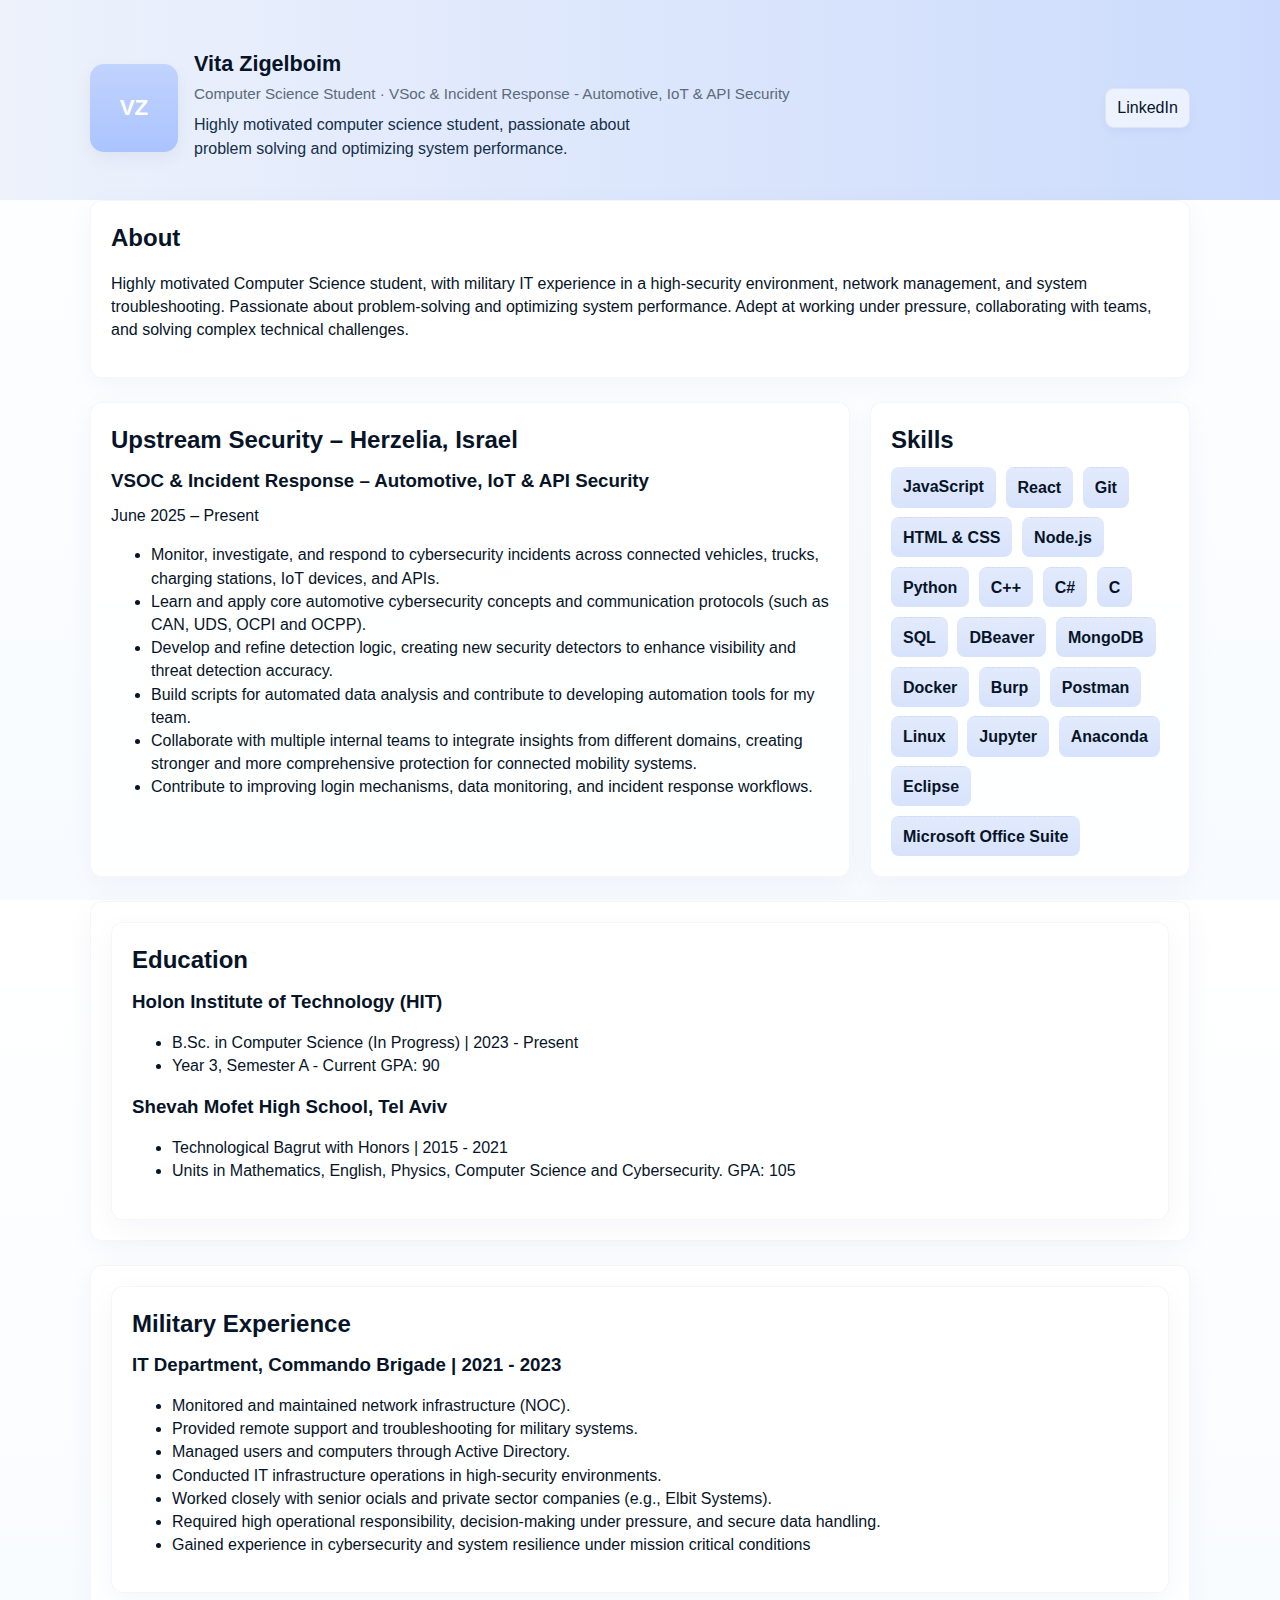
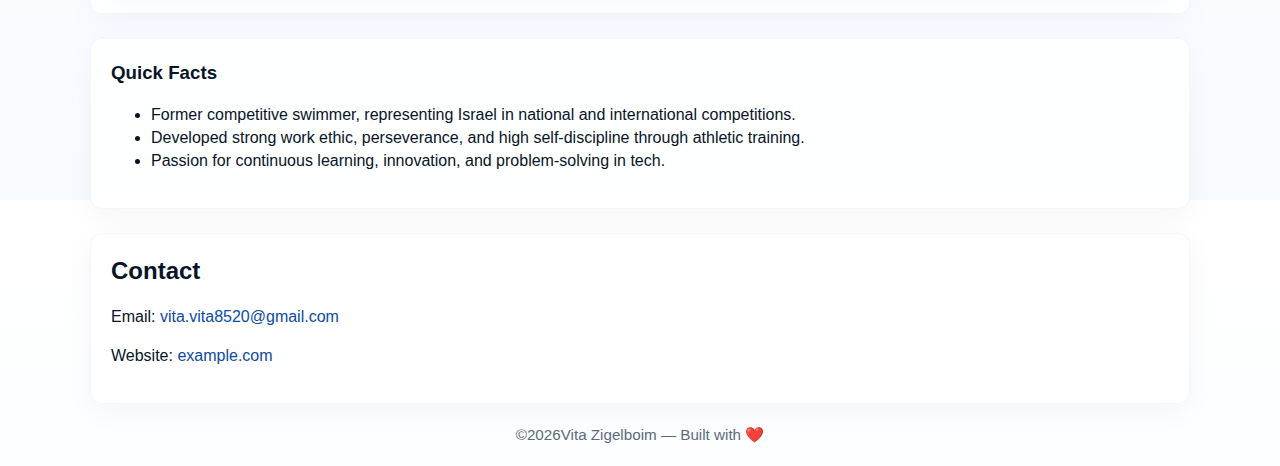
<file: index.html>
<!doctype html>
<html lang="en">
<head>
	<meta charset="utf-8" />
	<meta name="viewport" content="width=device-width,initial-scale=1" />
	<title>Vita Zigelboim — About</title>
	<link rel="stylesheet" href="vita.css" />
	<meta name="description" content="Personal page for Vita Zigelboim" />
</head>
<body>
	<header class="hero">
		<div class="container hero-inner">
			<div class="profile">
				<div class="avatar" aria-hidden="true">VZ</div>
				<div class="intro">
					<h1>Vita Zigelboim</h1>
					<p class="role">Computer Science Student · VSoc & Incident Response - Automotive, IoT & API Security</p>
					<p class="lead">Highly motivated computer science student, passionate about problem solving and optimizing system performance.</p>
					<div class="actions">
					</div>
				</div>
			</div>

			<nav class="social" aria-label="Social links">
				<a href="https://www.linkedin.com/in/vita-zigelboim-11a340260?utm_source=share_via&utm_content=profile&utm_medium=member_ios" aria-label="LinkedIn" class="icon">LinkedIn</a>
			</nav>
		</div>
	</header>

	<main class="container">
		<section id="about" class="card contact">
			<h2>About</h2>
			<p>Highly motivated Computer Science student, with military IT experience in a high-security environment, network management, and system troubleshooting. Passionate about problem-solving and optimizing system performance. Adept at working under pressure, collaborating with teams, and solving complex technical challenges.</p>
		</section>

		<section class="cards">
            <article class="card about">
                <h2>Upstream Security – Herzelia, Israel</h2>
                <h3>VSOC & Incident Response – Automotive, IoT & API Security</h3>
                <p>June 2025 – Present</p>
                <ul>
                    <li>Monitor, investigate, and respond to cybersecurity incidents across connected vehicles, trucks, charging stations, IoT devices, and APIs.</li>
                    <li>Learn and apply core automotive cybersecurity concepts and communication protocols (such as CAN, UDS, OCPI and OCPP).</li>
                    <li>Develop and refine detection logic, creating new security detectors to enhance visibility and threat detection accuracy.</li>
                    <li>Build scripts for automated data analysis and contribute to developing automation tools for my team.</li>
                    <li>Collaborate with multiple internal teams to integrate insights from different domains, creating stronger and more comprehensive protection for connected mobility systems.</li>
                    <li>Contribute to improving login mechanisms, data monitoring, and incident response workflows.</li>
                </ul>
            </article>

            <aside class="card stats">
                <h2>Skills</h2>
                <ul class="skill-list">
                    <li>JavaScript</li>
                    <li>React</li>
                    <li>Git</li>
                    <li>HTML & CSS</li>
                    <li>Node.js</li>
                    <li>Python</li>
                    <li>C++</li>
                    <li>C#</li>
                    <li>C</li>
                    <li>SQL</li>
                    <li>DBeaver</li>
                    <li>MongoDB</li>
                    <li>Docker</li>
                    <li>Burp</li>
                    <li>Postman</li>
                    <li>Linux</li>
                    <li>Jupyter</li>
                    <li>Anaconda</li>
                    <li>Eclipse</li>
                    <li>Microsoft Office Suite</li>
                </ul>
            </aside>
        </section>

        <section class="skills card">
            <article class="card about">
				<h2>Education</h2>
				<h3>Holon Institute of Technology (HIT)</h3>
				<ul>
					<li>B.Sc. in Computer Science (In Progress) | 2023 - Present</li>
					<li>Year 3, Semester A - Current GPA: 90</li>
				</ul>

				<h3>Shevah Mofet High School, Tel Aviv</h3>
				<ul>
					<li>Technological Bagrut with Honors | 2015 - 2021</li>
					<li>Units in Mathematics, English, Physics, Computer Science and Cybersecurity. GPA: 105</li>
				</ul>
			</article>
        </section>

        <section class="skills card">
            <article class="card about">
                <h2>Military Experience</h2>
                <h3>IT Department, Commando Brigade | 2021 - 2023</h3>
                <ul>
                    <li>Monitored and maintained network infrastructure (NOC).</li>
                    <li>Provided remote support and troubleshooting for military systems.</li>
                    <li>Managed users and computers through Active Directory.</li>
                    <li>Conducted IT infrastructure operations in high-security environments.</li>
                    <li>Worked closely with senior ocials and private sector companies (e.g., Elbit Systems).</li>
                    <li>Required high operational responsibility, decision-making under pressure, and secure data handling.</li>
                    <li>Gained experience in cybersecurity and system resilience under mission critical conditions</li>
                </ul>
            </article>
        </section>

		<section class="skills card">
			<h3>Quick Facts</h3>
			<ul>
				<li>Former competitive swimmer, representing Israel in national and international competitions.</li>
				<li>Developed strong work ethic, perseverance, and high self-discipline through athletic training.</li>
				<li>Passion for continuous learning, innovation, and problem-solving in tech.</li>
			</ul>
		</section>

		<section id="contact" class="card contact">
			<h2>Contact</h2>
			<p>Email: <a href="mailto:vita.vita8520@gmail.com">vita.vita8520@gmail.com</a></p>
			<p>Website: <a href="https://example.com" target="_blank" rel="noopener">example.com</a></p>
		</section>
	</main>

	<footer class="footer">
		<div class="container">© <span class="year"></span> Vita Zigelboim — Built with ❤️</div>
	</footer>

	<script>
		// small script to set current year
		document.querySelector('.year').textContent = new Date().getFullYear();
	</script>
</body>
</html>
</file>
<file: vita.css>
/* vita.css — Blue Serenity theme for index.html
   Palette taken from the provided image.
*/
:root{
  --blue-100: #EDF2FB;
  --blue-200: #E2EAFC;
  --blue-300: #D7E3FC;
  --blue-400: #CCDBFD;
  --blue-500: #C1D3FE;
  --blue-600: #B6CCFE;
  --blue-700: #ABC4FF;

  --bg: #ffffff;
  --card-bg: rgba(255,255,255,0.85);
  --muted: #5b6b7a;
  --text: #071428;
  --radius: 12px;
  --gap: 1.25rem;
  --container-width: 1100px;
}

/* Basic resets */
*{box-sizing:border-box}
html,body{height:100%}
body{
  margin:0;
  font-family: -apple-system,BlinkMacSystemFont,"Segoe UI",Roboto,"Helvetica Neue",Arial;
  background: linear-gradient(180deg,var(--bg) 0%, #f7fbff 100%);
  color:var(--text);
  -webkit-font-smoothing:antialiased;
  -moz-osx-font-smoothing:grayscale;
  line-height:1.45;
}

.container{
  width:calc(100% - 2rem);
  max-width:var(--container-width);
  margin:0 auto;
}

/* Hero */
.hero{
  padding:3rem 0 2rem;
  background: linear-gradient(90deg,var(--blue-100),var(--blue-200) 33%,var(--blue-300) 66%,var(--blue-400));
}
.hero-inner{
  display:flex;
  align-items:center;
  justify-content:space-between;
  gap:var(--gap);
}

.profile{
  display:flex;
  align-items:center;
  gap:1rem;
}

.avatar{
  width:88px;
  height:88px;
  border-radius:14px;
  background: linear-gradient(180deg,var(--blue-500),var(--blue-700));
  color:var(--bg);
  display:flex;
  align-items:center;
  justify-content:center;
  font-weight:700;
  font-size:1.4rem;
  box-shadow: 0 6px 18px rgba(11,37,92,0.06);
}

.intro h1{
  margin:0 0 0.25rem;
  font-size:1.35rem;
}
.role{
  margin:0;
  color:var(--muted);
  font-size:0.95rem;
}
.lead{
  margin:0.5rem 0 0;
  color:#15304a;
  max-width:52ch;
}

.actions{margin-top:0.5rem}

.social .icon{
  display:inline-block;
  padding:0.45rem 0.7rem;
  border-radius:9px;
  background:rgba(255,255,255,0.6);
  color:var(--text);
  text-decoration:none;
  border:1px solid rgba(7,20,40,0.06);
  box-shadow:0 4px 10px rgba(11,37,92,0.04);
}

/* Cards layout */
.cards{
  display:grid;
  grid-template-columns: 1fr 320px;
  gap:var(--gap);
  margin:1.5rem 0;
}

.card{
  background:var(--card-bg);
  border-radius:var(--radius);
  padding:1.25rem;
  border:1px solid rgba(11,37,92,0.04);
  box-shadow: 0 8px 30px rgba(11,37,92,0.04);
}

.card h2, .card h3{margin:0 0 0.6rem}

.about p{margin:0}

.stats ul{padding:0;margin:0;list-style:none}
.stats li{padding:0.25rem 0;border-top:1px dashed rgba(11,37,92,0.03)}
.stats li:first-child{border-top:none}

/* Skills */
.skills{margin:0 0 1.5rem}
.skill-list{display:flex;flex-wrap:wrap;gap:0.6rem;padding:0;margin:0;list-style:none}
.skill-list li{
  background:linear-gradient(180deg,var(--blue-200),var(--blue-300));
  padding:0.5rem 0.75rem;border-radius:8px;color:var(--text);
  font-weight:600;
}

/* Contact */
.contact a{color:#0b4aa8;text-decoration:none}

/* Footer */
.footer{padding:1.25rem 0;color:var(--muted);font-size:0.95rem}
.footer .container{display:flex;justify-content:center}

/* Small utilities */
.row{display:flex;gap:1rem}

/* Responsive */
@media (max-width:900px){
  .hero-inner{flex-direction:column;align-items:flex-start}
  .cards{grid-template-columns:1fr;}
  .avatar{width:72px;height:72px}
}

/* Decorative palette preview used optionally for design pages
   (not required for the page but keeps the theme intact) */
.palette{
  display:flex;gap:0.5rem;margin-top:1rem;border-radius:12px;overflow:hidden
}
.palette > div{flex:1;padding:1.5rem 0;text-align:center;font-weight:700}
.palette .p1{background:var(--blue-100)}
.palette .p2{background:var(--blue-200)}
.palette .p3{background:var(--blue-300)}
.palette .p4{background:var(--blue-400)}
.palette .p5{background:var(--blue-500)}
.palette .p6{background:var(--blue-600)}
.palette .p7{background:var(--blue-700)}
</file>
